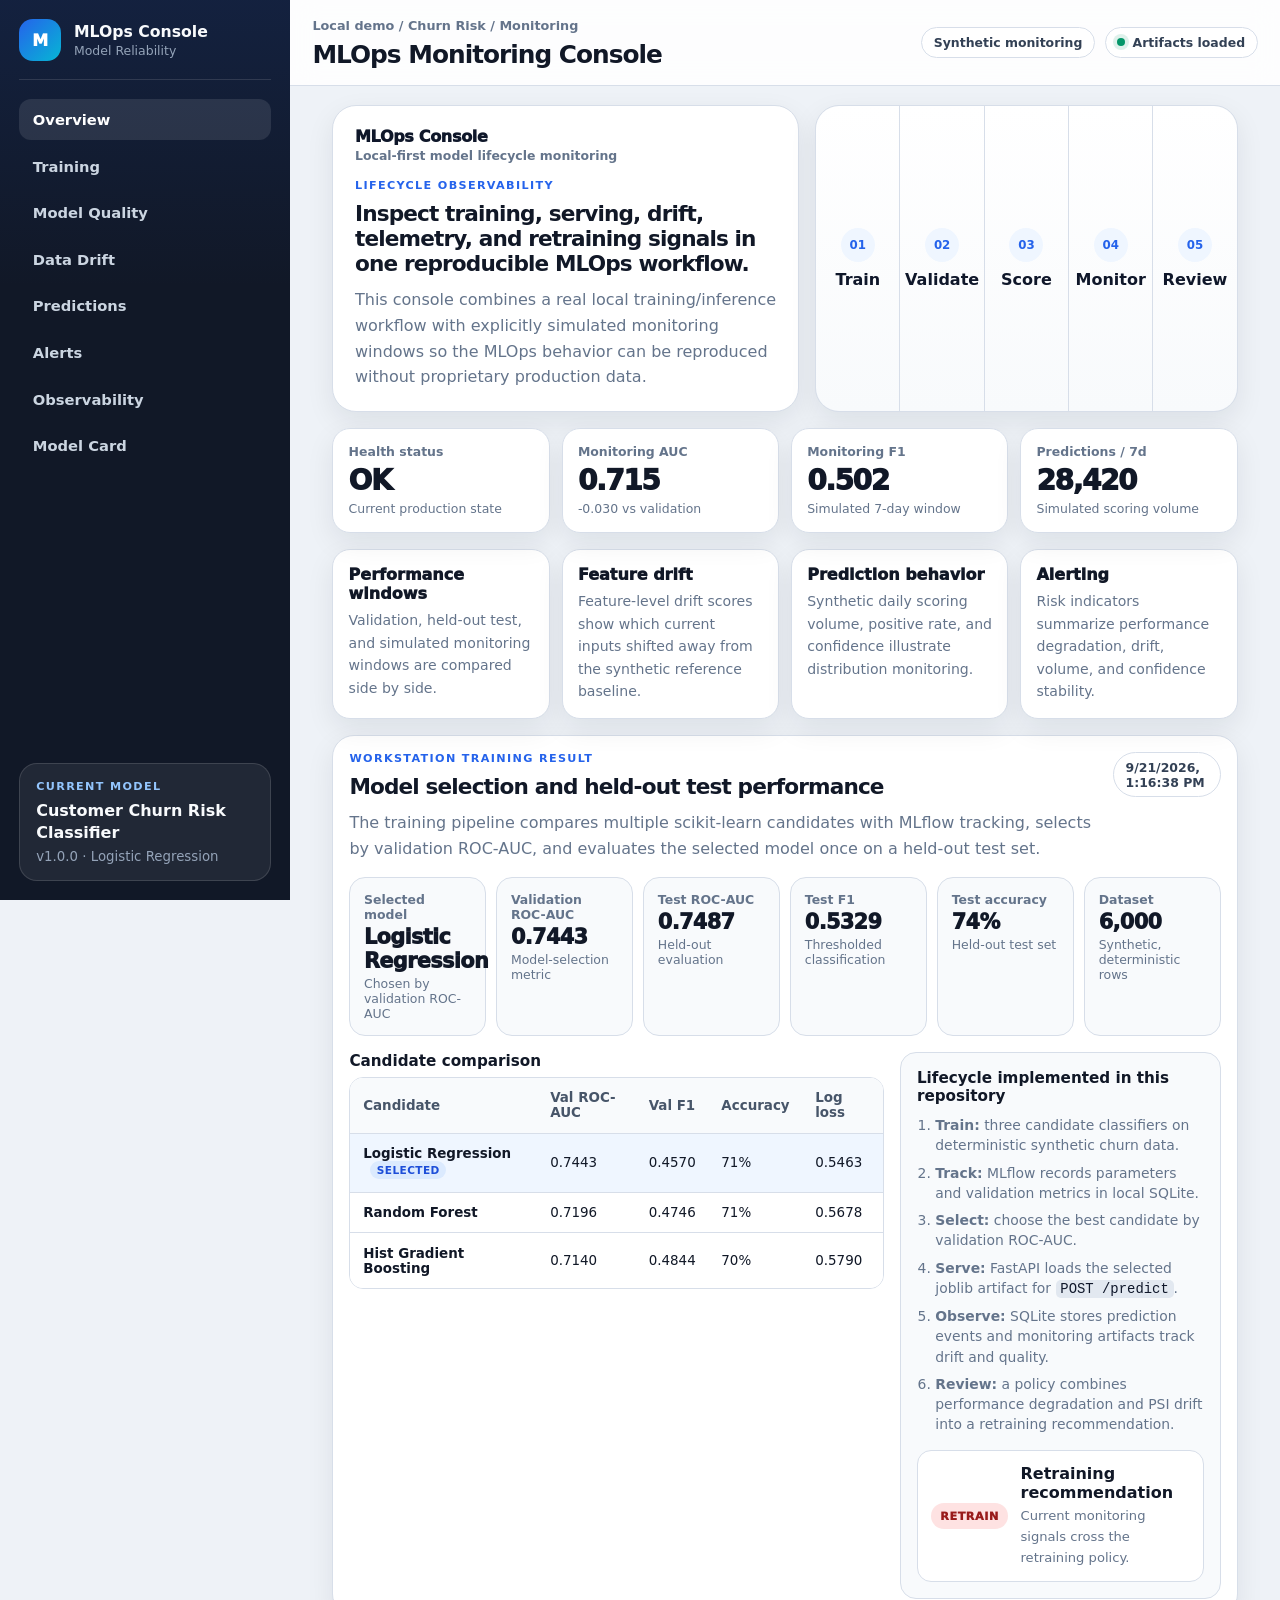
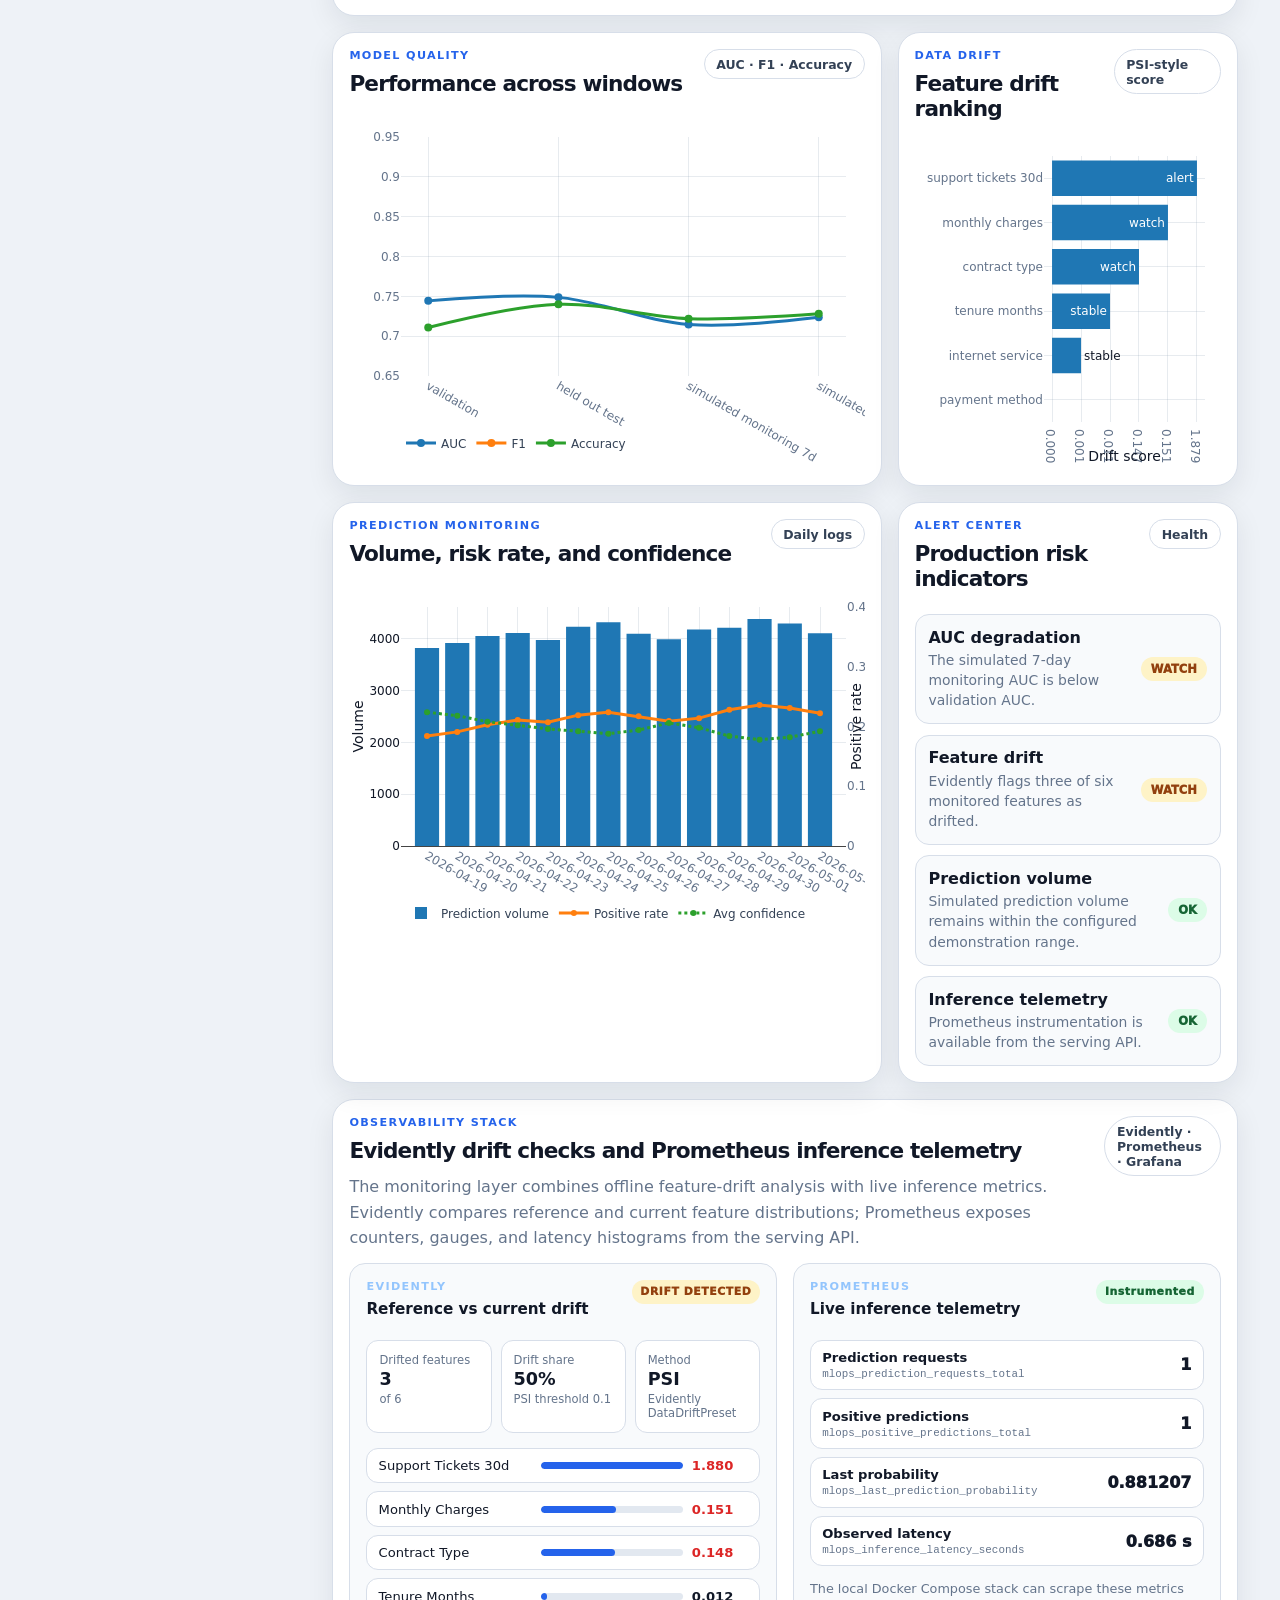
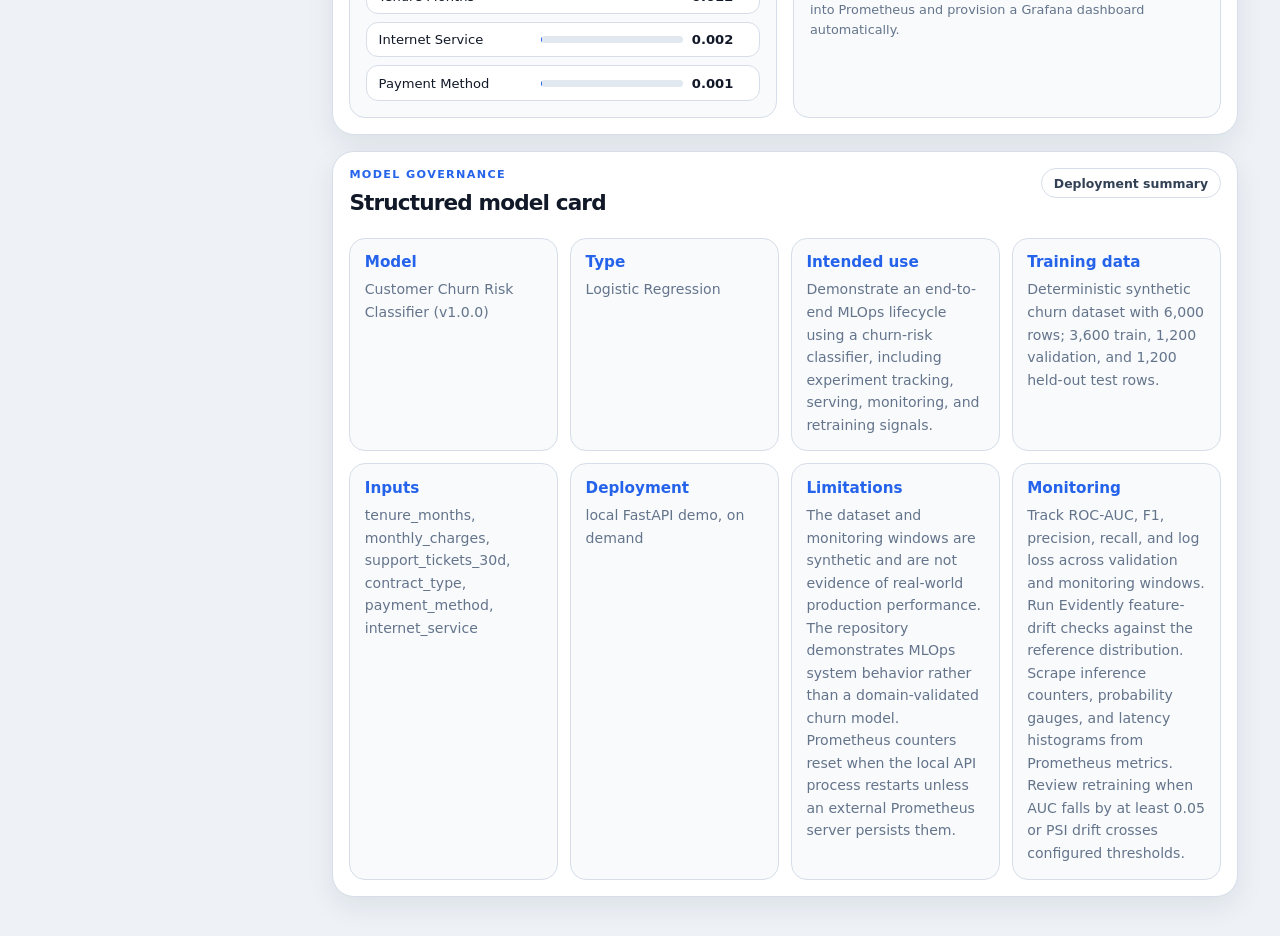
<file: index.html>
<!doctype html>
<html lang="en">
<head>
  <meta charset="utf-8" />
  <meta name="viewport" content="width=device-width, initial-scale=1" />
  <title>MLOps Monitoring Console</title>
  <meta name="description" content="MLOps monitoring console for model performance, data drift, prediction monitoring, alerts, and model-card reporting." />
  <link rel="icon" type="image/png" sizes="64x64" href="/mlops-monitoring-dashboard/favicon.png?v=4" />
  <link rel="shortcut icon" type="image/png" href="/mlops-monitoring-dashboard/favicon.png?v=4" />
  <link rel="stylesheet" href="css/styles.css" />
  <script defer src="https://cdn.plot.ly/plotly-2.35.2.min.js"></script>
  <script defer src="js/app.js"></script>
</head>
<body>
  <div class="app-shell">
    <aside class="sidebar">
      <div class="brand-block">
        <div class="brand-icon">M</div>
        <div>
          <strong>MLOps Console</strong>
          <span>Model Reliability</span>
        </div>
      </div>

      <nav class="side-nav" aria-label="Dashboard navigation">
        <a href="#overview" class="active">Overview</a>
        <a href="#training">Training</a>
        <a href="#quality">Model Quality</a>
        <a href="#drift">Data Drift</a>
        <a href="#predictions">Predictions</a>
        <a href="#alerts">Alerts</a>
        <a href="#observability">Observability</a>
        <a href="#model-card-section">Model Card</a>
      </nav>

      <div class="sidebar-card">
        <span class="tiny-label">Current model</span>
        <strong id="sidebarModelName">Loading...</strong>
        <small id="sidebarModelVersion">Version pending</small>
      </div>
    </aside>

    <div class="workspace">
      <header class="topbar">
        <div>
          <p class="crumb">Local demo / Churn Risk / Monitoring</p>
          <h1>MLOps Monitoring Console</h1>
        </div>
        <div class="topbar-actions">
          <span class="env-pill">Synthetic monitoring</span>
          <span class="sync-pill"><span></span> Artifacts loaded</span>
        </div>
      </header>

      <main>
        <section id="overview" class="overview-panel">
          <div class="overview-copy">
            <div class="hero-brand"><div><span class="hero-product">MLOps Console</span><span class="hero-subtitle">Local-first model lifecycle monitoring</span></div></div>
            <span class="section-kicker">Lifecycle observability</span>
            <h2>Inspect training, serving, drift, telemetry, and retraining signals in one reproducible MLOps workflow.</h2>
            <p>This console combines a real local training/inference workflow with explicitly simulated monitoring windows so the MLOps behavior can be reproduced without proprietary production data.</p>
          </div>
          <div class="ops-flow">
            <div><span>01</span> Train</div>
            <div><span>02</span> Validate</div>
            <div><span>03</span> Score</div>
            <div><span>04</span> Monitor</div>
            <div><span>05</span> Review</div>
          </div>
        </section>

        <section class="kpi-strip" id="summaryGrid"></section>

        <section class="method-board">
          <article><span>Performance windows</span><p>Validation, held-out test, and simulated monitoring windows are compared side by side.</p></article>
          <article><span>Feature drift</span><p>Feature-level drift scores show which current inputs shifted away from the synthetic reference baseline.</p></article>
          <article><span>Prediction behavior</span><p>Synthetic daily scoring volume, positive rate, and confidence illustrate distribution monitoring.</p></article>
          <article><span>Alerting</span><p>Risk indicators summarize performance degradation, drift, volume, and confidence stability.</p></article>
        </section>


        <section class="console-card training-card" id="training">
          <div class="card-title-row">
            <div>
              <span class="section-kicker">Workstation training result</span>
              <h2>Model selection and held-out test performance</h2>
              <p>The training pipeline compares multiple scikit-learn candidates with MLflow tracking, selects by validation ROC-AUC, and evaluates the selected model once on a held-out test set.</p>
            </div>
            <span class="metric-tag" id="trainingGeneratedAt">Loading result</span>
          </div>
          <div class="training-kpis" id="trainingKpis"></div>
          <div class="training-grid">
            <div>
              <h3>Candidate comparison</h3>
              <div class="table-wrap">
                <table class="data-table">
                  <thead>
                    <tr><th>Candidate</th><th>Val ROC-AUC</th><th>Val F1</th><th>Accuracy</th><th>Log loss</th></tr>
                  </thead>
                  <tbody id="candidateTable"></tbody>
                </table>
              </div>
            </div>
            <div class="lifecycle-panel">
              <h3>Lifecycle implemented in this repository</h3>
              <ol>
                <li><strong>Train:</strong> three candidate classifiers on deterministic synthetic churn data.</li>
                <li><strong>Track:</strong> MLflow records parameters and validation metrics in local SQLite.</li>
                <li><strong>Select:</strong> choose the best candidate by validation ROC-AUC.</li>
                <li><strong>Serve:</strong> FastAPI loads the selected joblib artifact for <code>POST /predict</code>.</li>
                <li><strong>Observe:</strong> SQLite stores prediction events and monitoring artifacts track drift and quality.</li>
                <li><strong>Review:</strong> a policy combines performance degradation and PSI drift into a retraining recommendation.</li>
              </ol>
              <div id="retrainingPanel" class="retraining-panel"></div>
            </div>
          </div>
        </section>

        <section class="content-grid" id="quality">
          <article class="console-card wide-card">
            <div class="card-title-row"><div><span class="section-kicker">Model quality</span><h2>Performance across windows</h2></div><span class="metric-tag">AUC · F1 · Accuracy</span></div>
            <div id="performanceChart" class="chart"></div>
          </article>

          <article class="console-card" id="drift">
            <div class="card-title-row"><div><span class="section-kicker">Data drift</span><h2>Feature drift ranking</h2></div><span class="metric-tag">PSI-style score</span></div>
            <div id="driftChart" class="chart compact-chart"></div>
          </article>
        </section>

        <section class="content-grid" id="predictions">
          <article class="console-card wide-card">
            <div class="card-title-row"><div><span class="section-kicker">Prediction monitoring</span><h2>Volume, risk rate, and confidence</h2></div><span class="metric-tag">Daily logs</span></div>
            <div id="predictionChart" class="chart"></div>
          </article>

          <article class="console-card" id="alerts">
            <div class="card-title-row"><div><span class="section-kicker">Alert center</span><h2>Production risk indicators</h2></div><span class="metric-tag">Health</span></div>
            <div id="alertList" class="alert-list"></div>
          </article>
        </section>


        <section class="console-card observability-card" id="observability">
          <div class="card-title-row">
            <div>
              <span class="section-kicker">Observability stack</span>
              <h2>Evidently drift checks and Prometheus inference telemetry</h2>
              <p>The monitoring layer combines offline feature-drift analysis with live inference metrics. Evidently compares reference and current feature distributions; Prometheus exposes counters, gauges, and latency histograms from the serving API.</p>
            </div>
            <span class="metric-tag">Evidently · Prometheus · Grafana</span>
          </div>
          <div class="observability-grid">
            <article class="obs-panel">
              <div class="obs-heading">
                <div><span class="tiny-label">Evidently</span><h3>Reference vs current drift</h3></div>
                <span id="evidentlyStatus" class="status-chip">Loading</span>
              </div>
              <div id="evidentlyKpis" class="obs-kpis"></div>
              <div id="evidentlyFeatureList" class="feature-list"></div>
            </article>
            <article class="obs-panel">
              <div class="obs-heading">
                <div><span class="tiny-label">Prometheus</span><h3>Live inference telemetry</h3></div>
                <span class="status-chip stable">Instrumented</span>
              </div>
              <div id="prometheusMetrics" class="metric-list"></div>
              <p class="obs-note">The local Docker Compose stack can scrape these metrics into Prometheus and provision a Grafana dashboard automatically.</p>
            </article>
          </div>
        </section>

        <section class="console-card" id="model-card-section">
          <div class="card-title-row"><div><span class="section-kicker">Model governance</span><h2>Structured model card</h2></div><span class="metric-tag">Deployment summary</span></div>
          <div id="modelCard" class="model-card-grid"></div>
        </section>
      </main>
    </div>
  </div>
</body>
</html>
</file>
<file: css/styles.css>
:root {
  --bg: #eef2f7;
  --sidebar: #111827;
  --sidebar-2: #1f2937;
  --surface: #ffffff;
  --surface-soft: #f8fafc;
  --line: #d7dee9;
  --text: #111827;
  --muted: #64748b;
  --accent: #2563eb;
  --accent-2: #06b6d4;
  --good: #059669;
  --warn: #d97706;
  --bad: #dc2626;
  --shadow: 0 10px 28px rgba(15, 23, 42, .08);
}

* { box-sizing: border-box; }
html { scroll-behavior: smooth; }
body {
  margin: 0;
  min-height: 100vh;
  font-family: Inter, ui-sans-serif, system-ui, -apple-system, BlinkMacSystemFont, "Segoe UI", sans-serif;
  color: var(--text);
  background: var(--bg);
}

.app-shell {
  min-height: 100vh;
  display: grid;
  grid-template-columns: 290px 1fr;
}

.sidebar {
  position: sticky;
  top: 0;
  height: 100vh;
  display: flex;
  flex-direction: column;
  gap: 1.2rem;
  padding: 1.2rem;
  background:
    linear-gradient(180deg, rgba(37,99,235,.12), transparent 32%),
    var(--sidebar);
  color: #f8fafc;
}

.brand-block {
  display: flex;
  gap: .8rem;
  align-items: center;
  padding-bottom: 1.1rem;
  border-bottom: 1px solid rgba(255,255,255,.12);
}
.brand-icon {
  width: 42px;
  height: 42px;
  border-radius: 14px;
  display: grid;
  place-items: center;
  color: white;
  font-weight: 950;
  background: linear-gradient(135deg, var(--accent), var(--accent-2));
}
.brand-block strong { display: block; font-size: .98rem; }
.brand-block span { display: block; color: #94a3b8; font-size: .78rem; margin-top: .12rem; }

.side-nav {
  display: grid;
  gap: .35rem;
}
.side-nav a {
  color: #cbd5e1;
  text-decoration: none;
  padding: .75rem .85rem;
  border-radius: 12px;
  font-weight: 750;
  font-size: .92rem;
}
.side-nav a:hover, .side-nav a.active {
  color: white;
  background: rgba(255,255,255,.1);
}

.sidebar-card {
  margin-top: auto;
  padding: 1rem;
  border: 1px solid rgba(255,255,255,.13);
  border-radius: 18px;
  background: rgba(255,255,255,.07);
}
.tiny-label, .section-kicker {
  display: block;
  text-transform: uppercase;
  letter-spacing: .12em;
  font-size: .7rem;
  font-weight: 900;
}
.tiny-label { color: #93c5fd; margin-bottom: .45rem; }
.sidebar-card strong { display: block; line-height: 1.35; }
.sidebar-card small { display: block; color: #94a3b8; margin-top: .35rem; }

.workspace { min-width: 0; }
.topbar {
  position: sticky;
  top: 0;
  z-index: 10;
  display: flex;
  justify-content: space-between;
  gap: 1rem;
  align-items: center;
  padding: 1rem 1.4rem;
  background: rgba(255,255,255,.86);
  border-bottom: 1px solid var(--line);
  backdrop-filter: blur(14px);
}
.crumb { margin: 0 0 .2rem; color: var(--muted); font-size: .8rem; font-weight: 700; }
h1 { margin: 0; font-size: 1.55rem; letter-spacing: -.04em; }
.topbar-actions { display: flex; gap: .6rem; align-items: center; flex-wrap: wrap; }
.env-pill, .sync-pill, .metric-tag {
  border: 1px solid var(--line);
  border-radius: 999px;
  padding: .42rem .72rem;
  background: #fff;
  color: #334155;
  font-size: .78rem;
  font-weight: 850;
}
.sync-pill { display: inline-flex; gap: .45rem; align-items: center; }
.sync-pill span {
  width: .52rem;
  height: .52rem;
  border-radius: 50%;
  background: var(--good);
  box-shadow: 0 0 0 4px rgba(5,150,105,.13);
}

main {
  width: min(1280px, calc(100vw - 330px));
  margin: 0 auto;
  padding: 1.2rem 1.4rem 2.5rem;
}

.overview-panel {
  display: grid;
  grid-template-columns: 1.05fr .95fr;
  gap: 1rem;
  align-items: stretch;
  margin-bottom: 1rem;
}
.overview-copy, .ops-flow, .console-card, .kpi-card, .method-board article {
  border: 1px solid var(--line);
  background: var(--surface);
  box-shadow: var(--shadow);
}
.overview-copy {
  padding: 1.35rem;
  border-radius: 24px;
}
.section-kicker { color: var(--accent); margin-bottom: .55rem; }
h2 { margin: 0 0 .7rem; font-size: 1.35rem; letter-spacing: -.04em; }
h3 { margin: 0 0 .45rem; font-size: .95rem; }
p { margin: 0; color: var(--muted); line-height: 1.6; }
.ops-flow {
  display: grid;
  grid-template-columns: repeat(5, 1fr);
  gap: 1px;
  overflow: hidden;
  border-radius: 24px;
  background: var(--line);
}
.ops-flow div {
  display: grid;
  align-content: center;
  justify-items: center;
  gap: .45rem;
  min-height: 150px;
  background: linear-gradient(180deg, #fff, #f8fafc);
  color: #0f172a;
  font-weight: 900;
  text-align: center;
}
.ops-flow span {
  width: 34px;
  height: 34px;
  border-radius: 50%;
  display: grid;
  place-items: center;
  background: #eff6ff;
  color: var(--accent);
  font-size: .74rem;
}

.kpi-strip {
  display: grid;
  grid-template-columns: repeat(4, 1fr);
  gap: .75rem;
  margin-bottom: 1rem;
}
.kpi-card {
  padding: .95rem;
  border-radius: 18px;
  position: relative;
}
.kpi-label { color: var(--muted); font-size: .78rem; font-weight: 850; }
.kpi-value { margin: .28rem 0; font-size: 1.75rem; font-weight: 950; letter-spacing: -.05em; }
.kpi-note { color: var(--muted); font-size: .78rem; }

.method-board {
  display: grid;
  grid-template-columns: repeat(4, 1fr);
  gap: .75rem;
  margin-bottom: 1rem;
}
.method-board article {
  border-radius: 18px;
  padding: .95rem;
}
.method-board span { display: block; font-weight: 950; margin-bottom: .4rem; }
.method-board p { font-size: .88rem; }

.content-grid {
  display: grid;
  grid-template-columns: minmax(0, 1.35fr) minmax(340px, .65fr);
  gap: 1rem;
  margin-bottom: 1rem;
}
.console-card {
  border-radius: 22px;
  padding: 1rem;
  min-width: 0;
}
.card-title-row {
  display: flex;
  align-items: flex-start;
  justify-content: space-between;
  gap: .8rem;
  margin-bottom: .75rem;
}
.chart { width: 100%; min-height: 350px; }
.compact-chart { min-height: 320px; }

.alert-list { display: grid; gap: .65rem; }
.alert-item {
  display: grid;
  grid-template-columns: 1fr auto;
  gap: .75rem;
  align-items: center;
  padding: .8rem;
  border: 1px solid var(--line);
  border-radius: 14px;
  background: var(--surface-soft);
}
.alert-item strong { display: block; margin-bottom: .2rem; }
.alert-item span:not(.alert-badge) { color: var(--muted); font-size: .87rem; line-height: 1.45; }
.alert-badge { padding: .32rem .62rem; border-radius: 999px; font-size: .72rem; font-weight: 950; }
.alert-ok { background: #dcfce7; color: #166534; }
.alert-watch { background: #fef3c7; color: #92400e; }
.alert-critical { background: #fee2e2; color: #991b1b; }

.model-card-grid {
  display: grid;
  grid-template-columns: repeat(4, minmax(0, 1fr));
  gap: .75rem;
}
.model-card-item {
  padding: .9rem;
  border: 1px solid var(--line);
  border-radius: 16px;
  background: var(--surface-soft);
}
.model-card-item h3 { color: var(--accent); }
.model-card-item p { font-size: .88rem; }

@media (max-width: 1100px) {
  .app-shell { grid-template-columns: 1fr; }
  .sidebar { position: relative; height: auto; }
  .side-nav { grid-template-columns: repeat(3, 1fr); }
  main { width: min(1280px, 94vw); }
  .overview-panel, .content-grid { grid-template-columns: 1fr; }
}

@media (max-width: 760px) {
  .topbar, .card-title-row { align-items: flex-start; flex-direction: column; }
  .kpi-strip, .method-board, .model-card-grid { grid-template-columns: 1fr; }
  .ops-flow { grid-template-columns: 1fr; }
  .side-nav { grid-template-columns: 1fr; }
}


.training-card { margin-bottom: 1rem; }
.training-kpis {
  display: grid;
  grid-template-columns: repeat(6, minmax(0, 1fr));
  gap: .65rem;
  margin: 1rem 0;
}
.mini-kpi {
  padding: .85rem;
  border: 1px solid var(--line);
  border-radius: 16px;
  background: var(--surface-soft);
}
.mini-kpi-value {
  margin: .2rem 0;
  font-size: 1.3rem;
  font-weight: 950;
  letter-spacing: -.03em;
}
.training-grid {
  display: grid;
  grid-template-columns: minmax(0, 1.25fr) minmax(320px, .75fr);
  gap: 1rem;
}
.table-wrap {
  overflow-x: auto;
  border: 1px solid var(--line);
  border-radius: 14px;
}
.data-table {
  width: 100%;
  border-collapse: collapse;
  background: white;
}
.data-table th,
.data-table td {
  padding: .78rem .8rem;
  border-bottom: 1px solid var(--line);
  text-align: left;
  font-size: .84rem;
}
.data-table th {
  color: #475569;
  background: #f8fafc;
  font-weight: 850;
}
.data-table tr:last-child td { border-bottom: 0; }
.selected-row { background: #eff6ff; }
.selected-badge {
  display: inline-block;
  margin-left: .45rem;
  padding: .18rem .4rem;
  border-radius: 999px;
  background: #dbeafe;
  color: #1d4ed8;
  font-size: .66rem;
  font-weight: 900;
  text-transform: uppercase;
  letter-spacing: .04em;
}
.lifecycle-panel {
  padding: 1rem;
  border: 1px solid var(--line);
  border-radius: 16px;
  background: var(--surface-soft);
}
.lifecycle-panel ol {
  margin: .65rem 0 1rem 1.15rem;
  padding: 0;
  color: var(--muted);
}
.lifecycle-panel li {
  margin: .45rem 0;
  line-height: 1.45;
  font-size: .87rem;
}
.lifecycle-panel code {
  padding: .08rem .3rem;
  border-radius: 5px;
  background: #e2e8f0;
  color: #0f172a;
}
.retraining-panel {
  display: grid;
  grid-template-columns: auto 1fr;
  gap: .75rem;
  align-items: center;
  padding: .8rem;
  border: 1px solid var(--line);
  border-radius: 14px;
  background: #fff;
}
.retraining-panel p { font-size: .82rem; margin-top: .18rem; }
.retraining-status {
  padding: .4rem .6rem;
  border-radius: 999px;
  font-size: .7rem;
  font-weight: 950;
  letter-spacing: .05em;
}
.retraining-status.healthy { background: #dcfce7; color: #166534; }
.retraining-status.watch { background: #fef3c7; color: #92400e; }
.retraining-status.retrain { background: #fee2e2; color: #991b1b; }

@media (max-width: 1100px) {
  .training-kpis { grid-template-columns: repeat(3, minmax(0, 1fr)); }
  .training-grid { grid-template-columns: 1fr; }
}
@media (max-width: 760px) {
  .training-kpis { grid-template-columns: 1fr; }
}


.observability-card { margin-bottom: 1rem; }
.observability-grid {
  display: grid;
  grid-template-columns: repeat(2, minmax(0, 1fr));
  gap: 1rem;
}
.obs-panel {
  padding: 1rem;
  border: 1px solid var(--line);
  border-radius: 16px;
  background: var(--surface-soft);
}
.obs-heading {
  display: flex;
  justify-content: space-between;
  gap: .75rem;
  align-items: flex-start;
  margin-bottom: .9rem;
}
.status-chip {
  display: inline-flex;
  align-items: center;
  padding: .35rem .55rem;
  border-radius: 999px;
  font-size: .68rem;
  font-weight: 950;
  letter-spacing: .05em;
  white-space: nowrap;
}
.status-chip.stable { background: #dcfce7; color: #166534; }
.status-chip.watch { background: #fef3c7; color: #92400e; }
.obs-kpis {
  display: grid;
  grid-template-columns: repeat(3, 1fr);
  gap: .55rem;
  margin-bottom: .9rem;
}
.obs-kpi {
  padding: .75rem;
  border: 1px solid var(--line);
  border-radius: 12px;
  background: white;
}
.obs-kpi span, .obs-kpi small {
  display: block;
  color: var(--muted);
  font-size: .72rem;
}
.obs-kpi strong {
  display: block;
  margin: .18rem 0;
  font-size: 1.1rem;
}
.feature-list, .metric-list { display: grid; gap: .5rem; }
.feature-row, .metric-row {
  display: grid;
  grid-template-columns: minmax(150px, .8fr) minmax(0, 1.2fr);
  gap: .8rem;
  align-items: center;
  padding: .58rem .7rem;
  border: 1px solid var(--line);
  border-radius: 12px;
  background: white;
  font-size: .82rem;
}
.feature-score-wrap {
  display: grid;
  grid-template-columns: 1fr 56px;
  gap: .55rem;
  align-items: center;
}
.feature-bar {
  height: 7px;
  overflow: hidden;
  border-radius: 999px;
  background: #e2e8f0;
}
.feature-bar i {
  display: block;
  height: 100%;
  border-radius: inherit;
  background: var(--accent);
}
.score-alert { color: var(--bad); }
.metric-row {
  grid-template-columns: 1fr auto;
}
.metric-row code {
  display: block;
  margin-top: .2rem;
  color: var(--muted);
  font-size: .68rem;
  overflow-wrap: anywhere;
}
.metric-row > span {
  font-size: 1rem;
  font-weight: 950;
}
.obs-note {
  margin-top: .8rem;
  font-size: .8rem;
}
@media (max-width: 900px) {
  .observability-grid { grid-template-columns: 1fr; }
}
@media (max-width: 640px) {
  .obs-kpis { grid-template-columns: 1fr; }
  .feature-row { grid-template-columns: 1fr; }
}


.hero-brand {
  display: flex;
  align-items: center;
  gap: .75rem;
  margin-bottom: 1rem;
}
.hero-product {
  display: block;
  color: #0f172a;
  font-size: 1rem;
  font-weight: 950;
  letter-spacing: -.02em;
}
.hero-subtitle {
  display: block;
  margin-top: .12rem;
  color: var(--muted);
  font-size: .78rem;
  font-weight: 700;
}
</file>
